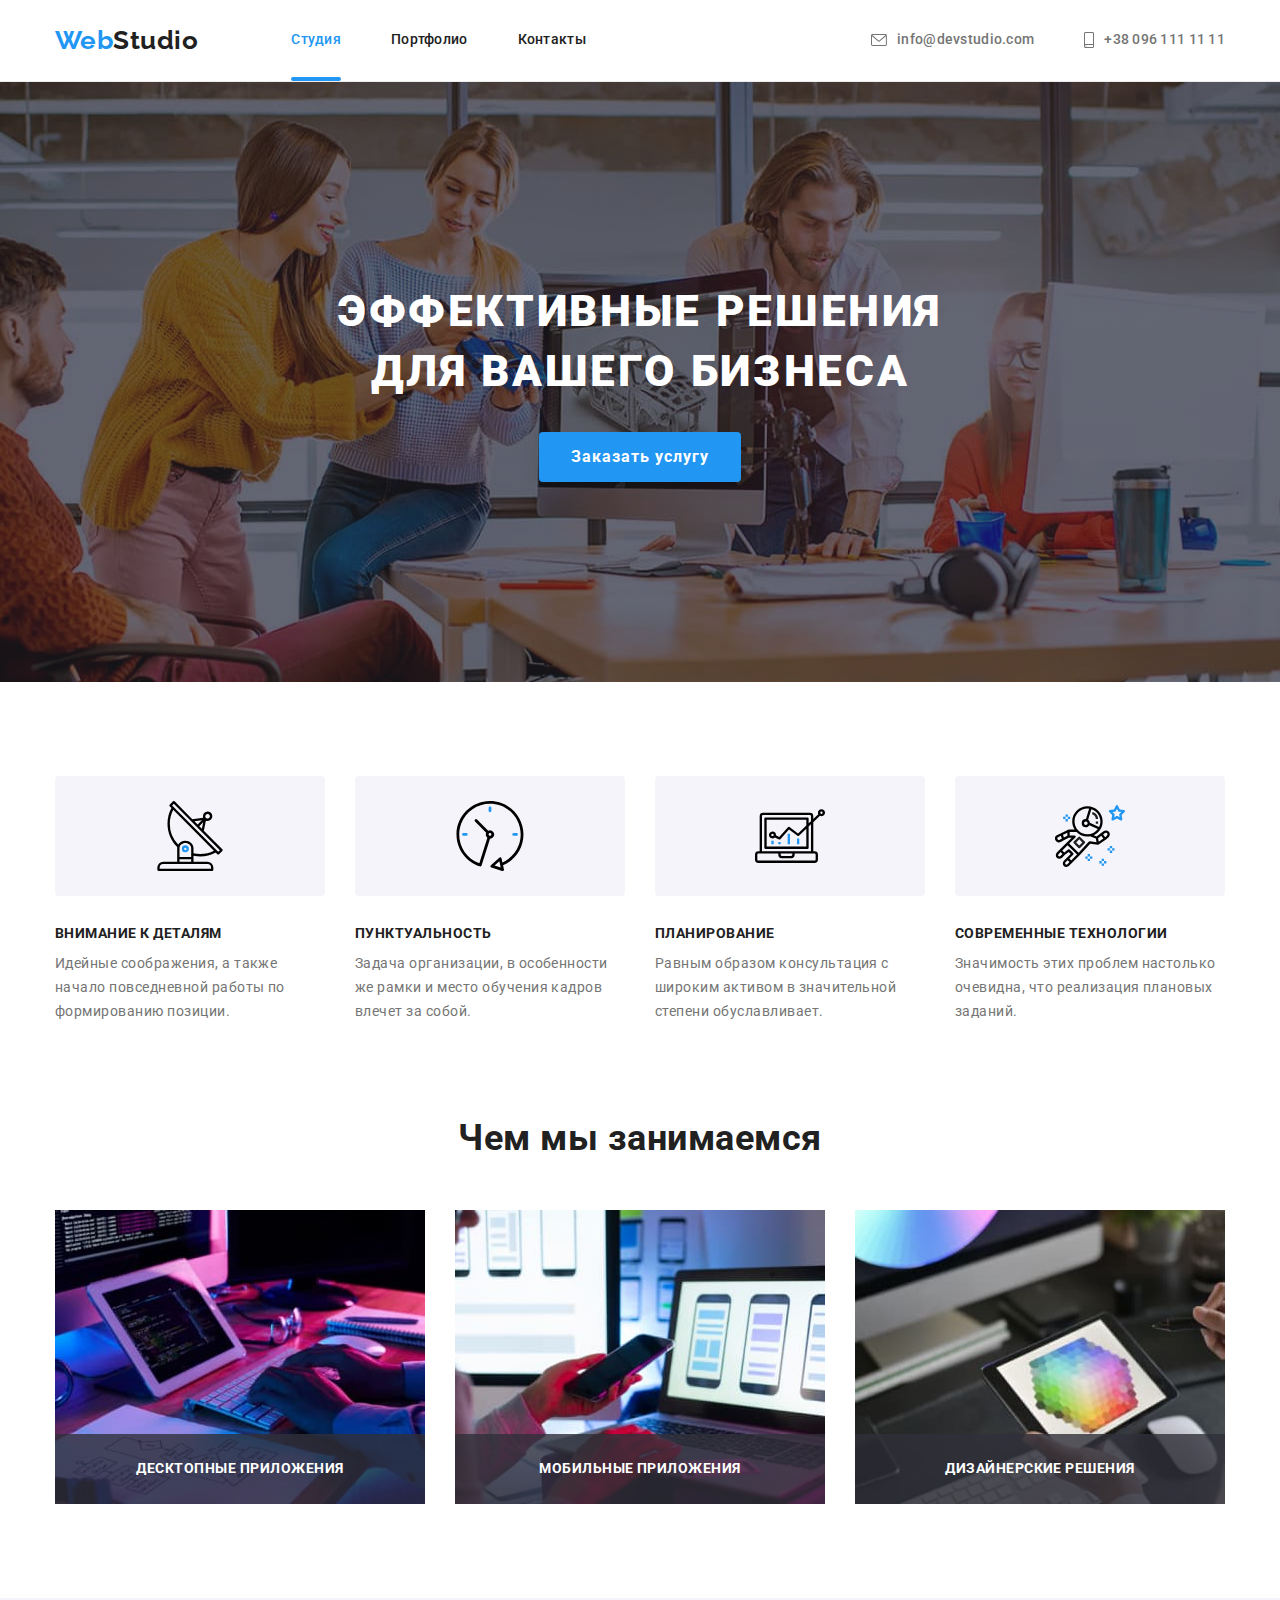
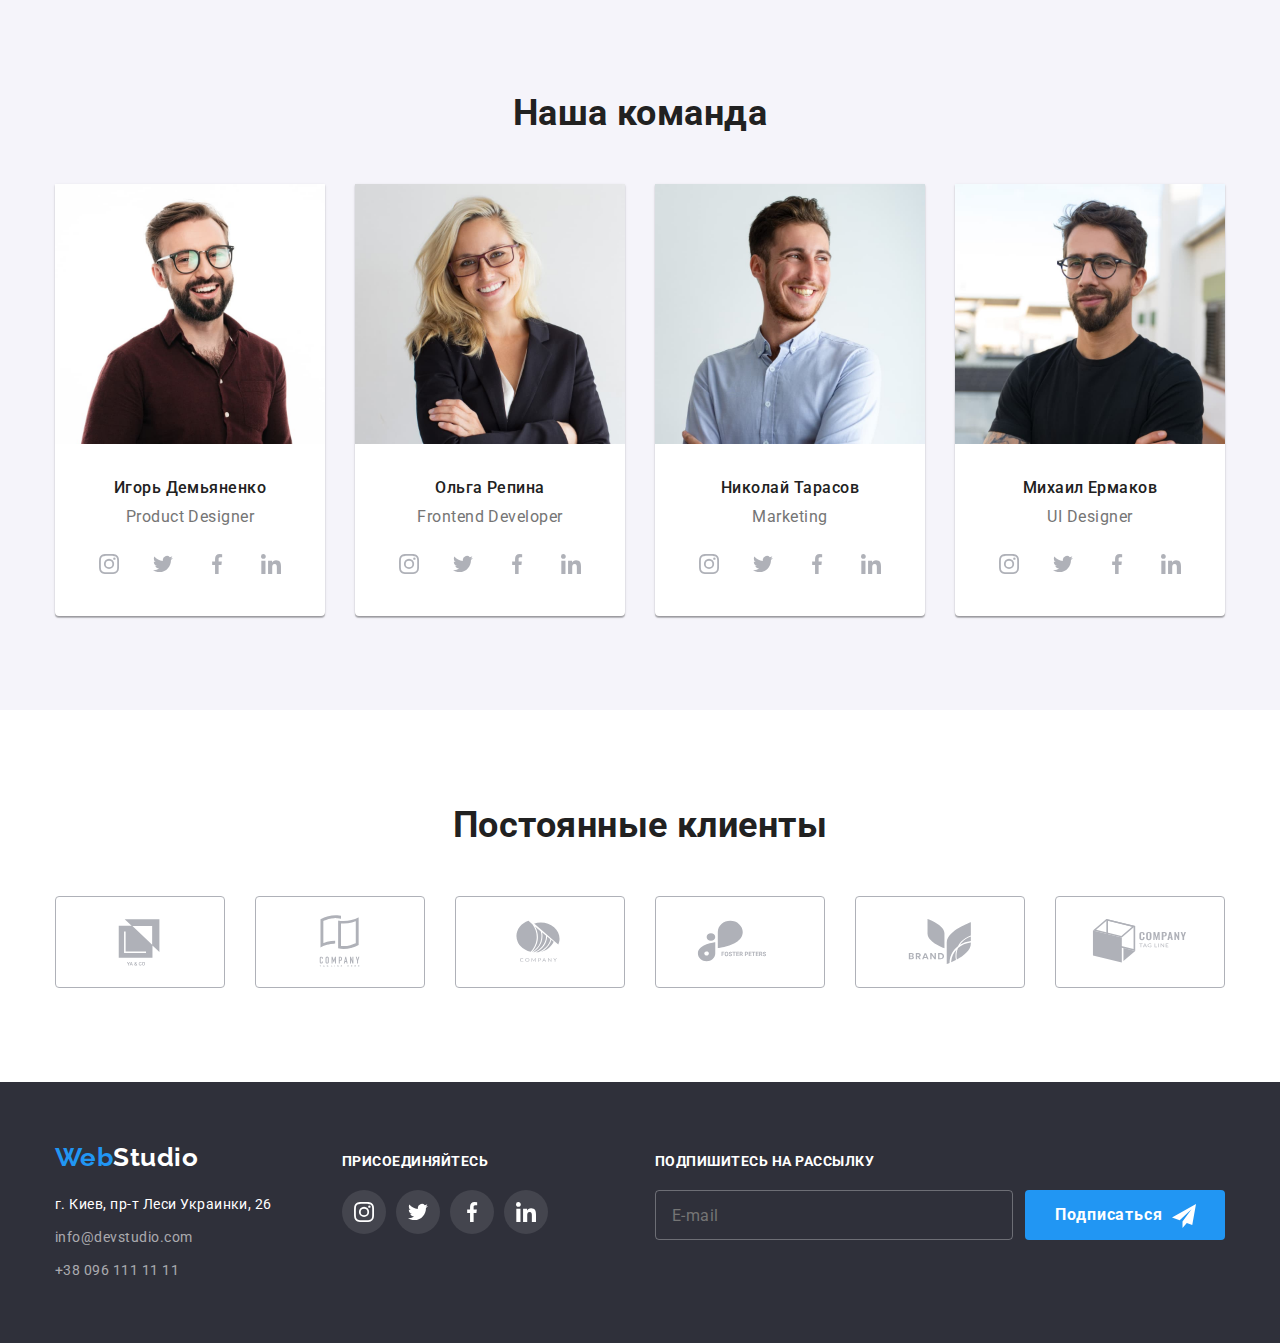
<file: index.html>
<!DOCTYPE html>
<html lang="ru">
    
<head>
    <meta charset="UTF-8">
    <meta http-equiv="X-UA-Compatible" content="IE=edge">
    <meta name="viewport" content="width=device-width, initial-scale=1.0">
    <title>WebStudio</title>
    <link rel="preconnect" href="https://fonts.googleapis.com">
    <link rel="preconnect" href="https://fonts.gstatic.com" crossorigin>
    <link
        href="https://fonts.googleapis.com/css2?family=Raleway:wght@700&family=Roboto:wght@400;500;700;900&display=swap"
        rel="stylesheet">
    <link rel="stylesheet" href="https://cdnjs.cloudflare.com/ajax/libs/modern-normalize/1.1.0/modern-normalize.min.css"
        integrity="sha512-wpPYUAdjBVSE4KJnH1VR1HeZfpl1ub8YT/NKx4PuQ5NmX2tKuGu6U/JRp5y+Y8XG2tV+wKQpNHVUX03MfMFn9Q=="
        crossorigin="anonymous" referrerpolicy="no-referrer" />
    <link rel="stylesheet" href="https://cdnjs.cloudflare.com/ajax/libs/modern-normalize/1.1.0/modern-normalize.min.css">
    <link rel="stylesheet" href="./css/main.min.css">
</head>

<body>
    <!--Шапка сайта-->
    <header class="page-header">
        <div class="container page-header__container">
            <nav class="main-nav">
                <a href="./index.html" class="logo">Web<span class="main-nav__studio--dark">Studio</span></a>
                <ul class="site-nav">
                    <li class="site-nav__item"><a href="./index.html" class="site-nav__link--current">Студия</a></li>
                    <li class="site-nav__item"><a href="./portfolio.html" class="site-nav__link ">Портфолио</a></li>
                    <li class="site-nav__item"><a href="" class="site-nav__link">Контакты</a></li>
                </ul>
            </nav>
            <nav class="auth-nav">
                <ul class="auth-list">
                    <li class="auth-list__item"><a href="mailto:info@devstudio.com" class="auth-list__link-email"><svg class="auth-list__icon" width="16" height="12"><use href="./images/icon.svg#icon-envelope"></use></svg>info@devstudio.com</a>
                    </li>
                    <li class="auth-list__item"><a href="tel:+380961111111" class="auth-list__link-phone"><svg class="auth-list__icon" width="10" height="16"><use href="./images/icon.svg#icon-smartphone"></use></svg>+38 096 111 11 11</a>
                    </li>
                </ul>
            </nav>
        </div>
    </header>

    <main>
        <!--Основное-->
        <section class="hero">
            <div class="container">
            <h1 class="hero__title">Эффективные решения <br> для вашего бизнеса</h1>
            <button type="button" class="hero__button" data-modal-open>Заказать услугу</button>
            </div>
        </section>

        <!--Преимущества-->
        <section class="benefit-section">            
            <div class="container">
                <h2 class="benefit-section__title--hidden">Наши преимущества</h2>
                <ul class="benefit-list">
                    <li class="benefit-list__item">
                        <div class="benefit-list__icon">
                        <svg class="benefit-list__symbol" width="70" height="70">
                            <use href="./images/icon.svg#icon-antenna"></use>
                        </svg></div>
                        <h3 class="benefit-list__title">Внимание к деталям</h3>
                        <p class="benefit-list__description">Идейные соображения, а также начало повседневной работы по
                            формированию позиции.</p>
                    </li>
                    <li class="benefit-list__item">
                        <div class="benefit-list__icon">
                        <svg class="benefit-list__symbol" width="70" height="70">
                            <use href="./images/icon.svg#icon-clock"></use>
                        </svg></div>
                        <h3 class="benefit-list__title">Пунктуальность</h3>
                        <p class="benefit-list__description">Задача организации, в особенности же рамки и место обучения кадров
                            влечет за собой.</p>
                    </li>
                    <li class="benefit-list__item">
                        <div class="benefit-list__icon">
                        <svg class="benefit-list__symbol" width="70" height="70">
                            <use href="./images/icon.svg#icon-diagram"></use>
                        </svg></div>
                        <h3 class="benefit-list__title">Планирование</h3>
                        <p class="benefit-list__description">Равным образом консультация с широким активом в значительной степени
                            обуславливает.</p>
                    </li>
                    <li class="benefit-list__item">
                        <div class="benefit-list__icon">
                        <svg class="benefit-list__symbol" width="70" height="70">
                            <use href="./images/icon.svg#icon-astronaut"></use>
                        </svg></div>
                        <h3 class="benefit-list__title">Современные технологии</h3>
                        <p class="benefit-list__description">Значимость этих проблем настолько очевидна, что реализация плановых
                            заданий.</p>
                    </li>
                </ul>
            </div>
        </section>

        <!--Виды работ-->
        <section class="work-section">
            <div class="container">
                <h2 class="work-section__title">Чем мы занимаемся</h2>
                <ul class="work-list">
                    <li class="work-list__item"><div class="work-list__box"><img class="work-list__image" src="./images/whatdo1.jpg" alt="ДЕСКТОПНЫЕ ПРИЛОЖЕНИЯ" width="370"><div class="work-list__overlay"><p class="work-list__overlay-text">ДЕСКТОПНЫЕ ПРИЛОЖЕНИЯ</p></div></div></li>
                    <li class="work-list__item"><div class="work-list__box"><img class="work-list__image" src="./images/whatdo2.jpg" alt="МОБИЛЬНЫЕ ПРИЛОЖЕНИЯ" width="370"><div class="work-list__overlay"><p class="work-list__overlay-text">МОБИЛЬНЫЕ ПРИЛОЖЕНИЯ</p></div></div></li>
                    <li class="work-list__item"><div class="work-list__box"><img class="work-list__image" src="./images/whatdo3.jpg" alt="ДИЗАЙНЕРСКИЕ РЕШЕНИЯ" width="370"><div class="work-list__overlay"><p class="work-list__overlay-text">ДИЗАЙНЕРСКИЕ РЕШЕНИЯ</p></div></div></li>
                </ul>
            </div>
        </section>

        <!--Наша команда-->
        <section class="team-section">
            <div class="container">
                <h2 class="team-section__title">Наша команда</h2>
                <ul class="team-list">
                    <li class="team-list__item">
                        <img src="./images/team1.jpg" alt="Игорь Демьяненко" width="270">
                        <div class="team-card">
                            <h3 class="team-card__title">Игорь Демьяненко</h3>
                            <p lang="en" class="team-card__position">Product Designer</p>
                            <div class="social-box">
                                <a href="" class="social-box__link"><svg class="social-box__icon" width="20" height="20">
                                    <use href="./images/icon.svg#icon-instagram"></use>
                                </svg></a>
                                <a href="" class="social-box__link"><svg class="social-box__icon" width="20" height="20">
                                    <use href="./images/icon.svg#icon-twitter"></use>
                                </svg></a>
                                <a href="" class="social-box__link"><svg class="social-box__icon" width="20" height="20">
                                    <use href="./images/icon.svg#icon-facebook"></use>
                                </svg></a>
                                <a href="" class="social-box__link"><svg class="social-box__icon" width="20" height="20">
                                    <use href="./images/icon.svg#icon-linkedin"></use>
                                </svg></a>
                            </div>
                        </div>
                    </li>
                    <li class="team-list__item">
                        <img src="./images/team2.jpg" alt="Ольга Репина" width="270">
                        <div class="team-card">
                            <h3 class="team-card__title">Ольга Репина</h3>
                            <p lang="en" class="team-card__position">Frontend Developer</p>
                            <div class="social-box">
                                <a href="" class="social-box__link"><svg class="social-box__icon" width="20" height="20">
                                        <use href="./images/icon.svg#icon-instagram"></use>
                                    </svg></a>
                                <a href="" class="social-box__link"><svg class="social-box__icon" width="20" height="20">
                                        <use href="./images/icon.svg#icon-twitter"></use>
                                    </svg></a>
                                <a href="" class="social-box__link"><svg class="social-box__icon" width="20" height="20">
                                        <use href="./images/icon.svg#icon-facebook"></use>
                                    </svg></a>
                                <a href="" class="social-box__link"><svg class="social-box__icon" width="20" height="20">
                                        <use href="./images/icon.svg#icon-linkedin"></use>
                                    </svg></a>
                            </div>
                        </div>
                    </li>
                    <li class="team-list__item">
                        <img src="./images/team3.jpg" alt="Николай Тарасов" width="270">
                        <div class="team-card">
                            <h3 class="team-card__title">Николай Тарасов</h3>
                            <p lang="en" class="team-card__position">Marketing</p>
                            <div class="social-box">
                                <a href="" class="social-box__link"><svg class="social-box__icon" width="20" height="20">
                                        <use href="./images/icon.svg#icon-instagram"></use>
                                    </svg></a>
                                <a href="" class="social-box__link"><svg class="social-box__icon" width="20" height="20">
                                        <use href="./images/icon.svg#icon-twitter"></use>
                                    </svg></a>
                                <a href="" class="social-box__link"><svg class="social-box__icon" width="20" height="20">
                                        <use href="./images/icon.svg#icon-facebook"></use>
                                    </svg></a>
                                <a href="" class="social-box__link"><svg class="social-box__icon" width="20" height="20">
                                        <use href="./images/icon.svg#icon-linkedin"></use>
                                    </svg></a>
                            </div>
                        </div>
                    </li>
                    <li class="team-list__item">
                        <img src="./images/team4.jpg" alt="Михаил Ермаков" width="270">
                        <div class="team-card">
                            <h3 class="team-card__title">Михаил Ермаков</h3>
                            <p lang="en" class="team-card__position">UI Designer</p>
                            <div class="social-box">
                                <a href="" class="social-box__link"><svg class="social-box__icon" width="20" height="20">
                                        <use href="./images/icon.svg#icon-instagram"></use>
                                    </svg></a>
                                <a href="" class="social-box__link"><svg class="social-box__icon" width="20" height="20">
                                        <use href="./images/icon.svg#icon-twitter"></use>
                                    </svg></a>
                                <a href="" class="social-box__link"><svg class="social-box__icon" width="20" height="20">
                                        <use href="./images/icon.svg#icon-facebook"></use>
                                    </svg></a>
                                <a href="" class="social-box__link"><svg class="social-box__icon" width="20" height="20">
                                        <use href="./images/icon.svg#icon-linkedin"></use>
                                    </svg></a>
                            </div>
                        </div>
                    </li>
                </ul>
            </div>
        </section>
    </main>

    <!-- Постоянные клиенты -->
    <section class="clients-section">        
        <div class="container">
            <h2 class="clients-section__title">Постоянные клиенты</h2>
            <div class="clients-card">
            <a href="" class="clients-card__link"><svg class="clients-card__icon" width="106" height="60">
                        <use href="./images/icon.svg#icon-client1"></use></svg></a>
                <a href="" class="clients-card__link"><svg class="clients-card__icon" width="106" height="60">
                        <use href="./images/icon.svg#icon-client2"></use></svg></a>
                <a href="" class="clients-card__link"><svg class="clients-card__icon" width="106" height="60">
                        <use href="./images/icon.svg#icon-client3"></use></svg></a>
                <a href="" class="clients-card__link"><svg class="clients-card__icon" width="106" height="60"><use href="./images/icon.svg#icon-client4"></use></svg> </a>        
                <a href="" class="clients-card__link"><svg class="clients-card__icon" width="106" height="60">
                        <use href="./images/icon.svg#icon-client5"></use></svg></a>
                <a href="" class="clients-card__link"><svg class="clients-card__icon" width="106" height="60">
                        <use href="./images/icon.svg#icon-client6"></use></svg></a>
            </div>
        </div>
    </section>

    <!--Футер-->
    <footer class="footer">
        <div class="container footer__container">
            <div class="address-part">
            <a href="./index.html" class="logo">Web<span class="address-part__studio-light">Studio</span></a>
            <address class="address-part__address">
                <ul class="footer-list">
                    <li class="footer-list__item"><a href="" class="footer-list__address-link">г. Киев, пр-т Леси Украинки, 26</a></li>
                    <li class="footer-list__item"><a href="mailto:info@devstudio.com" class="footer-list__link">info@devstudio.com</a></li>
                    <li class="footer-list__item"><a href="tel:+380961111111" class="footer-list__link">+38 096 111 11 11</a></li>
                </ul>
            </address>
            </div>
        
            <div class="social-part">
            <p class="social-part__name">ПРИСОЕДИНЯЙТЕСЬ</p>
            <div class="footer-box">
                <a href="" class="footer-box__link"><svg class="footer-box__icon" width="20" height="20">
                        <use href="./images/icon.svg#icon-instagram"></use>
                    </svg></a>
                <a href="" class="footer-box__link"><svg class="footer-box__icon" width="20" height="20">
                        <use href="./images/icon.svg#icon-twitter"></use>
                    </svg></a>
                <a href="" class="footer-box__link"><svg class="footer-box__icon" width="20" height="20">
                        <use href="./images/icon.svg#icon-facebook"></use>
                    </svg></a>
                <a href="" class="footer-box__link"><svg class="footer-box__icon" width="20" height="20">
                        <use href="./images/icon.svg#icon-linkedin"></use>
                    </svg></a>
            </div>
            </div>
        
            <div class="email-part">
            <p class="email-part__name">ПОДПИШИТЕСЬ НА РАССЫЛКУ</p>
            <div class="email-box">
                <form class="email-box__form">
                    <label for="email" class="email-box__label"></label>                      
                    <input type="email" name="email" placeholder="E-mail" id="email" class="email-box__field"/>                     
                    <button type="submit" class="email-box__button">
                    Подписаться
                    <svg class="email-box__icon" width="24" height="24">
                        <use href="./images/icon.svg#icon-send"></use>
                    </svg>
                    </button>
                </form>
            </div>
            </div>            
        </div>
    </footer>

<!-- Модальное окно -->
    <div class="backdrop is-hidden" data-modal>
        <div class="modal">
            <button type="button" class="modal__close-button" data-modal-close><svg class="modal__icon-close" width="18" height="18"><use href="./images/icon.svg#icon-close-black"></use></svg></button>
            <div>
            <form class="modal-form">
                <p class="modal-form__title">Оставьте свои данные, мы вам перезвоним</p>
                <div class="modal-form__field">
                <label for="user-name" class="modal-form__modal-label">Имя</label>
                <input type="text" name="name" id="user-name" class="modal-form__modal-input"/>
                <svg class="modal-form__icon-name" width="18" height="18"><use href="./images/icon.svg#icon-name"></use></svg>                
                </div>

                <div class="modal-form__field">
                <label for="user-tel" class="modal-form__modal-label">Телефон</label>
                <input type="tel" name="tel" id="user-tel" class="modal-form__modal-input"/>                
                <svg class="modal-form__icon-phone" width="18" height="18"><use href="./images/icon.svg#icon-phone"></use></svg>                
                </div>
                
                <div class="modal-form__field">
                <label for="user-email" class="modal-form__modal-label">Почта</label>
                <input type="email" name="email" id="user-email" class="modal-form__modal-input"/>                
                <svg class="modal-form__icon-email" width="18" height="18"><use href="./images/icon.svg#icon-email"></use></svg>                
                </div>
                
                <div class="modal-form__field-comment">
                <label for="comment" class="modal-form__modal-label">Комментарий</label>                                 
                    <textarea class="modal-form__comment" name="comment" id="comment" placeholder="Введите текст"></textarea>     
                </div>

                <div class="modal-form__field-policy">
                <label class="modal-form__label-policy">                
                <input class="modal-form__checkbox--hidden" type="checkbox" name="policy"/>
                <svg class="modal-form__icon-check" width="16" height="15">
                <use href="./images/icon.svg#icon-check"></use>
                </svg>
                <span class="modal-form__policy-text">Соглашаюсь с рассылкой и принимаю</span>
                <a href="" class="modal-form__policy-link">Условия договора</a>
                </label>
                <button type="submit" class="modal-form__submit-button">Отправить</button>
                </div>
                </form>
                </div>          
            </div>
        </div>
    <script src="./js/modal.js"></script>

</body>

</html>
</file>
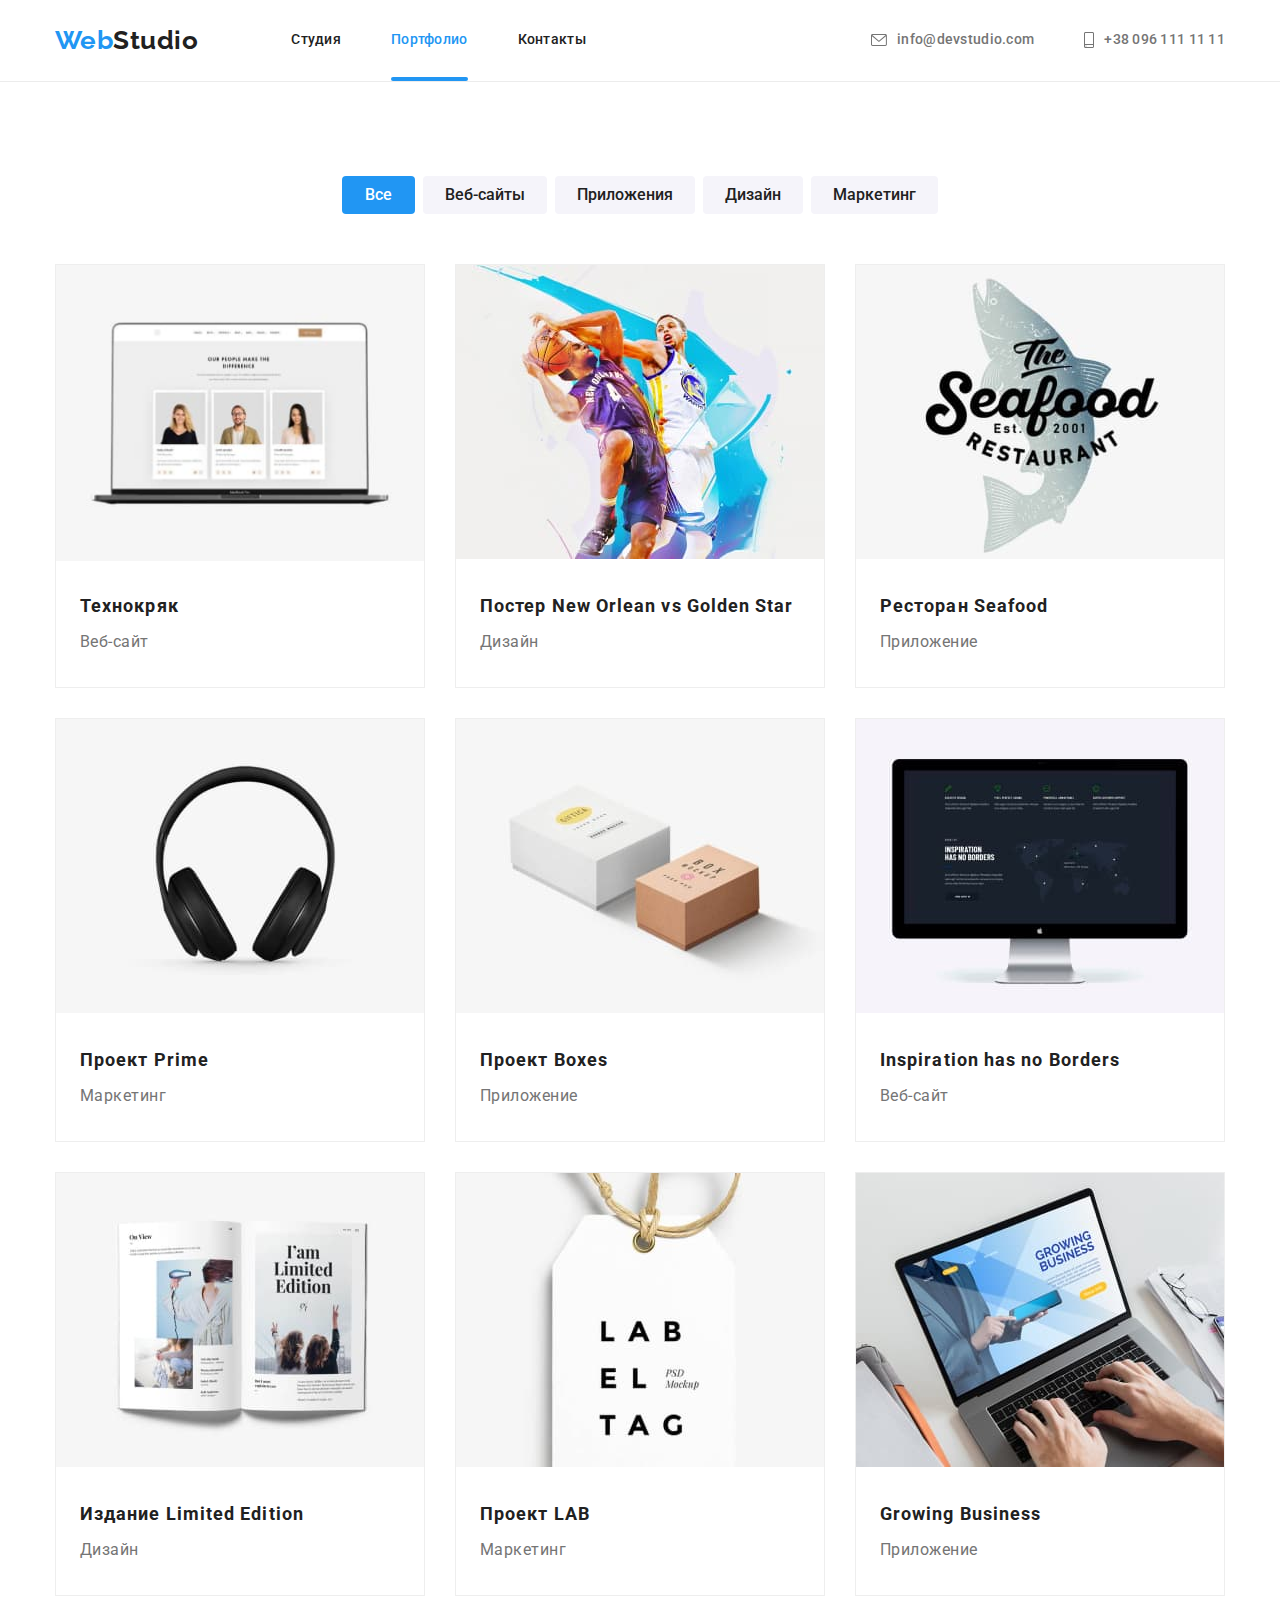
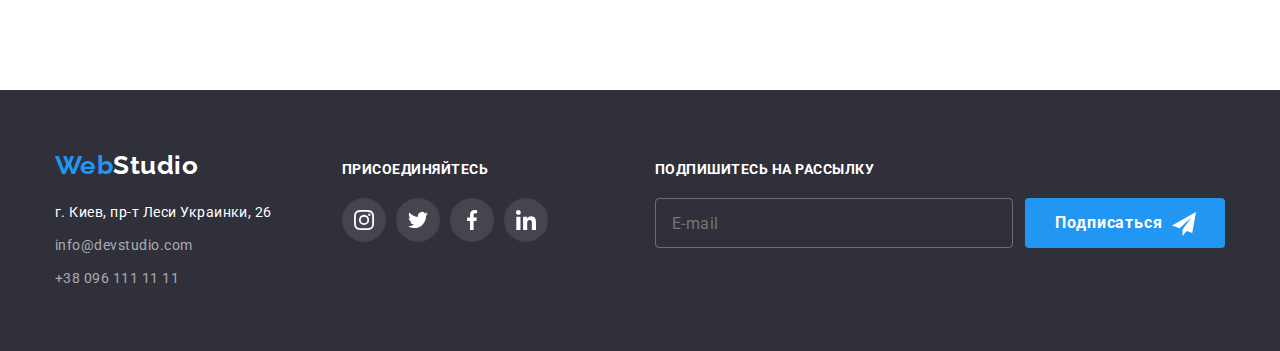
<file: portfolio.html>
<!DOCTYPE html>
<html lang="ru">

<head>
    <meta charset="UTF-8">
    <meta http-equiv="X-UA-Compatible" content="IE=edge">
    <meta name="viewport" content="width=device-width, initial-scale=1.0">
    <title>Портфолио</title>
    <link rel="preconnect" href="https://fonts.googleapis.com">
    <link rel="preconnect" href="https://fonts.gstatic.com" crossorigin>
    <link
        href="https://fonts.googleapis.com/css2?family=Raleway:wght@700&family=Roboto:wght@400;500;700;900&display=swap"
        rel="stylesheet">
    <link rel="stylesheet" href="https://cdnjs.cloudflare.com/ajax/libs/modern-normalize/1.1.0/modern-normalize.min.css"
        integrity="sha512-wpPYUAdjBVSE4KJnH1VR1HeZfpl1ub8YT/NKx4PuQ5NmX2tKuGu6U/JRp5y+Y8XG2tV+wKQpNHVUX03MfMFn9Q=="
        crossorigin="anonymous" referrerpolicy="no-referrer" />
    <link rel="stylesheet" href="https://cdnjs.cloudflare.com/ajax/libs/modern-normalize/1.1.0/modern-normalize.min.css">
    <link rel="stylesheet" href="./css/main.min.css">
</head>

<body>
    <!--Шапка сайта-->
    <header class="page-header">
        <div class="container page-header__container">
            <nav class="main-nav">
                <a href="./index.html" class="logo">Web<span class="main-nav__studio--dark">Studio</span></a>
                <ul class="site-nav">
                    <li class="site-nav__item"><a href="./index.html" class="site-nav__link">Студия</a></li>
                    <li class="site-nav__item"><a href="./portfolio.html" class="site-nav__link--current">Портфолио</a></li>
                    <li class="site-nav__item"><a href="" class="site-nav__link">Контакты</a></li>
                </ul>
            </nav>
            <nav class="auth-nav">
                <ul class="auth-list">
                    <li class="auth-list__item"><a href="mailto:info@devstudio.com" class="auth-list__link-email"><svg
                                class="auth-list__icon" width="16" height="12">
                                <use href="./images/icon.svg#icon-envelope"></use>
                            </svg>info@devstudio.com</a>
                    </li>
                    <li class="auth-list__item"><a href="tel:+380961111111" class="auth-list__link-phone"><svg
                                class="auth-list__icon" width="10" height="16">
                                <use href="./images/icon.svg#icon-smartphone"></use>
                            </svg>+38 096 111 11 11</a>
                    </li>
                </ul>
            </nav>
        </div>
    </header>

    <main>
        <section class="hero-portfolio">       
            <div class="container">
            <h1 class="hero-portfolio__title--hidden">Наши работы</h1>
            <!--Фильтры-->
            <ul class="portfolio-nav">
                <li class="portfolio-nav__item"><button type="button" class="portfolio-nav__button--current">Все</button></li>
                <li class="portfolio-nav__item"><button type="button" class="portfolio-nav__button">Веб-сайты</button></li>
                <li class="portfolio-nav__item"><button type="button" class="portfolio-nav__button">Приложения</button></li>
                <li class="portfolio-nav__item"><button type="button" class="portfolio-nav__button">Дизайн</button></li>
                <li class="portfolio-nav__item"><button type="button" class="portfolio-nav__button">Маркетинг</button></li>
            </ul>
           
            <!--Наши работы-->
            <ul class="portfolio-list">
                <li class="portfolio-list__item">                    
                    <a href="" target="_blank" class="portfolio-list__link">
                        <div class="portfolio-thumb">
                        <img class="portfolio-thumb__image" src="./images/foto1.jpg" alt="Технокряк" width="370">
                        <div class="portfolio-list__image-overlay">
                            <p class="portfolio-list__text-overlay">Технокряк это современная площадка распространения коронавируса. Компании используют эту платформу для цифрового шпионажа и атак на защищенные сервера конкурентов.</p>
                        </div>
                        </div>
                        <div class="portfolio-box">
                        <h2 class="portfolio-box__item-title">Технокряк</h2>
                        <p class="portfolio-box__item-type">Веб-сайт</p>
                        </div>
                    </a>
                </li>
                <li class="portfolio-list__item">
                    <a href="" target="_blank" class="portfolio-list__link">
                        <div class="portfolio-thumb">
                        <img src="./images/foto2.jpg" alt="Постер New Orlean vs Golden Star" width="370">
                        <div class="portfolio-list__image-overlay">
                            <p class="portfolio-list__text-overlay">Технокряк это современная площадка распространения коронавируса. Компании используют эту платформу для цифрового шпионажа и атак на защищенные сервера конкурентов.</p>
                        </div>
                        </div>
                        <div class="portfolio-box">
                        <h2 class="portfolio-box__item-title">Постер New Orlean vs Golden Star</h2>
                        <p class="portfolio-box__item-type">Дизайн</p>
                        </div>
                    </a>
                </li>
                <li class="portfolio-list__item">
                    <a href="" target="_blank" class="portfolio-list__link">
                        <div class="portfolio-thumb">
                        <img src="./images/foto3.jpg" alt="Ресторан Seafood" width="370">
                        <div class="portfolio-list__image-overlay">
                            <p class="portfolio-list__text-overlay">Технокряк это современная площадка распространения коронавируса. Компании используют эту платформу для цифрового шпионажа и атак на защищенные сервера конкурентов.</p>
                        </div>
                        </div>
                        <div class="portfolio-box">
                        <h2 class="portfolio-box__item-title">Ресторан Seafood</h2>
                        <p class="portfolio-box__item-type">Приложение</p>
                        </div>
                    </a>
                </li>
                <li class="portfolio-list__item">
                    <a href="" target="_blank" class="portfolio-list__link">
                        <div class="portfolio-thumb">
                        <img src="./images/foto4.jpg" alt="Проект Prime" width="370">
                        <div class="portfolio-list__image-overlay">
                            <p class="portfolio-list__text-overlay">Технокряк это современная площадка распространения коронавируса. Компании используют эту платформу для цифрового шпионажа и атак на защищенные сервера конкурентов.</p>
                        </div>
                        </div>
                        <div class="portfolio-box">
                        <h2 class="portfolio-box__item-title">Проект Prime</h2>
                        <p class="portfolio-box__item-type">Маркетинг</p>
                        </div>
                    </a>
                </li>
                <li class="portfolio-list__item">
                    <a href="" target="_blank" class="portfolio-list__link">
                        <div class="portfolio-thumb">
                        <img src="./images/foto5.jpg" alt="Проект Boxes" width="370">
                        <div class="portfolio-list__image-overlay">
                            <p class="portfolio-list__text-overlay">Технокряк это современная площадка распространения коронавируса. Компании используют эту платформу для цифрового шпионажа и атак на защищенные сервера конкурентов.</p>
                        </div>
                        </div>
                        <div class="portfolio-box">
                        <h2 class="portfolio-box__item-title">Проект Boxes</h2>
                        <p class="portfolio-box__item-type">Приложение</p>
                        </div>
                    </a>
                </li>
                <li class="portfolio-list__item">
                    <a href="" target="_blank" class="portfolio-list__link">
                        <div class="portfolio-thumb">
                        <img src="./images/foto6.jpg" alt="Inspiration has no Borders" width="370">
                        <div class="portfolio-list__image-overlay">
                            <p class="portfolio-list__text-overlay">Технокряк это современная площадка распространения коронавируса. Компании используют эту платформу для цифрового шпионажа и атак на защищенные сервера конкурентов.</p>
                        </div>
                        </div>
                        <div class="portfolio-box">
                        <h2 lang="en" class="portfolio-box__item-title">Inspiration has no Borders</h2>
                        <p class="portfolio-box__item-type">Веб-сайт</p>
                        </div>
                    </a>
                </li>
                <li class="portfolio-list__item">
                    <a href="" target="_blank" class="portfolio-list__link">
                        <div class="portfolio-thumb">
                        <img src="./images/foto7.jpg" alt="Издание Limited Edition" width="370">
                        <div class="portfolio-list__image-overlay">
                            <p class="portfolio-list__text-overlay">Технокряк это современная площадка распространения коронавируса. Компании используют эту платформу для цифрового шпионажа и атак на защищенные сервера конкурентов.</p>
                        </div>
                        </div>
                        <div class="portfolio-box">
                        <h2 class="portfolio-box__item-title">Издание Limited Edition</h2>
                        <p class="portfolio-box__item-type">Дизайн</p>
                        </div>
                    </a>
                </li>
                <li class="portfolio-list__item">
                    <a href="" target="_blank" class="portfolio-list__link">
                        <div class="portfolio-thumb">
                        <img src="./images/foto8.jpg" alt="Проект LAB" width="370">
                        <div class="portfolio-list__image-overlay">
                            <p class="portfolio-list__text-overlay">Технокряк это современная площадка распространения коронавируса. Компании используют эту платформу для цифрового шпионажа и атак на защищенные сервера конкурентов.</p>
                        </div>
                        </div>
                        <div class="portfolio-box">
                        <h2 class="portfolio-box__item-title">Проект LAB</h2>
                        <p class="portfolio-box__item-type">Маркетинг</p>
                        </div>
                    </a>
                </li>
                <li class="portfolio-list__item">
                    <a href="" target="_blank" class="portfolio-list__link">
                        <div class="portfolio-thumb">
                        <img src="./images/foto9.jpg" alt="Growing Business" width="370">
                        <div class="portfolio-list__image-overlay">
                            <p class="portfolio-list__text-overlay">Технокряк это современная площадка распространения коронавируса. Компании используют эту платформу для цифрового шпионажа и атак на защищенные сервера конкурентов.</p>
                        </div>
                        </div>
                        <div class="portfolio-box">
                        <h2 lang="en" class="portfolio-box__item-title">Growing Business</h2>
                        <p class="portfolio-box__item-type">Приложение</p>
                        </div>
                    </a>
                </li>
            </ul>
            </div>
        </section>
    </main>

        <!--Футер-->
        <footer class="footer">
            <div class="container footer__container">
                <div class="address-part">
                    <a href="./index.html" class="logo">Web<span class="address-part__studio-light">Studio</span></a>
                    <address class="address-part__address">
                        <ul class="footer-list">
                            <li class="footer-list__item"><a href="" class="footer-list__address-link">г. Киев, пр-т Леси
                                    Украинки, 26</a></li>
                            <li class="footer-list__item"><a href="mailto:info@devstudio.com"
                                    class="footer-list__link">info@devstudio.com</a></li>
                            <li class="footer-list__item"><a href="tel:+380961111111" class="footer-list__link">+38 096 111 11
                                    11</a></li>
                        </ul>
                    </address>
                </div>
        
                <div class="social-part">
                    <p class="social-part__name">ПРИСОЕДИНЯЙТЕСЬ</p>
                    <div class="footer-box">
                        <a href="" class="footer-box__link"><svg class="footer-box__icon" width="20" height="20">
                                <use href="./images/icon.svg#icon-instagram"></use>
                            </svg></a>
                        <a href="" class="footer-box__link"><svg class="footer-box__icon" width="20" height="20">
                                <use href="./images/icon.svg#icon-twitter"></use>
                            </svg></a>
                        <a href="" class="footer-box__link"><svg class="footer-box__icon" width="20" height="20">
                                <use href="./images/icon.svg#icon-facebook"></use>
                            </svg></a>
                        <a href="" class="footer-box__link"><svg class="footer-box__icon" width="20" height="20">
                                <use href="./images/icon.svg#icon-linkedin"></use>
                            </svg></a>
                    </div>
                </div>
        
                <div class="email-part">
                    <p class="email-part__name">ПОДПИШИТЕСЬ НА РАССЫЛКУ</p>
                    <div class="email-box">
                        <form class="email-box__form">
                            <label for="email" class="email-box__label"></label>
                            <input type="email" name="email" placeholder="E-mail" id="email" class="email-box__field" />
                            <button type="submit" class="email-box__button">
                                Подписаться
                                <svg class="email-box__icon" width="24" height="24">
                                    <use href="./images/icon.svg#icon-send"></use>
                                </svg>
                            </button>
                        </form>
                    </div>
                </div>
            </div>
        </footer>

</body>

</html>
</file>
<file: css/main.min.css>
body{background-color:#fff;color:#212121;font-family:Roboto,sans-serif;letter-spacing:.03em}ul{list-style:none;margin:0;padding:0}a{text-decoration:none}.container{width:1200px;padding-left:15px;padding-right:15px;margin-left:auto;margin-right:auto}.page-header{border-bottom:1px solid #ececec}.page-header__container{display:-webkit-box;display:-ms-flexbox;display:flex}.main-nav{display:-webkit-box;display:-ms-flexbox;display:flex;-webkit-box-align:center;-ms-flex-align:center;align-items:center}.main-nav__studio--dark{color:#212121;padding-top:25px;padding-bottom:25px}.logo{color:#2196f3;font-family:Raleway,sans-serif;font-weight:700;font-size:26px;line-height:1.19;text-decoration:none;padding-top:25px;padding-bottom:25px}.site-nav{padding:0;margin:0;list-style:none;display:-webkit-box;display:-ms-flexbox;display:flex;margin-left:93px}.site-nav__item:not(:last-child){margin-right:50px}.site-nav__link{color:#212121;-webkit-transition:color 250ms cubic-bezier(0.4, 0, 0.2, 1);transition:color 250ms cubic-bezier(0.4, 0, 0.2, 1)}.site-nav__link--current::after{content:"";position:absolute;left:0;bottom:-1px;display:block;width:100%;height:4px;border-radius:2px;background-color:#2196f3}.site-nav__link--current{position:relative}.site-nav__link:focus,.site-nav__link:hover,.site-nav__link--current{color:#2196f3}.site-nav__link,.site-nav__link--current{display:block;letter-spacing:.02em;font-weight:500;font-size:14px;line-height:1.14;text-decoration:none;padding-top:32px;padding-bottom:32px}.auth-nav{margin-left:auto;display:-webkit-box;display:-ms-flexbox;display:flex;-webkit-box-align:center;-ms-flex-align:center;align-items:center}.auth-list{padding:0;margin:0;list-style:none;display:-webkit-box;display:-ms-flexbox;display:flex}.auth-list__link-email:hover,.auth-list__link-phone:hover,.auth-list__link-email:focus,.auth-list__link-phone:focus{color:#2196f3}.auth-list__link-email,.auth-list__link-phone{letter-spacing:.02em;font-weight:500;font-size:14px;line-height:1.14;text-decoration:none;padding-top:32px;padding-bottom:32px;display:-webkit-box;display:-ms-flexbox;display:flex;-webkit-box-align:center;-ms-flex-align:center;align-items:center;color:#757575;-webkit-transition:color 250ms cubic-bezier(0.4, 0, 0.2, 1);transition:color 250ms cubic-bezier(0.4, 0, 0.2, 1)}.auth-list__item+.auth-list__item{margin-left:50px}.auth-list__icon{fill:currentColor;margin-right:10px}.hero{background-color:#2f303a;text-align:center;max-width:1600px;margin-left:auto;margin-right:auto;padding-top:200px;padding-bottom:200px;background-image:-webkit-gradient(linear, left top, left bottom, from(rgba(47, 48, 58, 0.4)), to(rgba(47, 48, 58, 0.4))),url("../images/heroimg.jpg");background-image:linear-gradient(rgba(47, 48, 58, 0.4), rgba(47, 48, 58, 0.4)),url("../images/heroimg.jpg");background-repeat:no-repeat;background-position:center;background-size:cover}.hero__title{margin-top:0;margin-bottom:30px;color:#fff;letter-spacing:.06em;font-weight:900;font-size:44px;line-height:1.36;text-transform:uppercase}.hero__button{background-color:#2196f3;color:#fff;letter-spacing:.06em;font-family:inherit;font-weight:700;font-size:16px;line-height:1.88;cursor:pointer;border-radius:4px;padding:10px 32px;min-width:200px;text-align:center;border:none;-webkit-box-shadow:0 4px 4px rgba(0,0,0,.15);box-shadow:0 4px 4px rgba(0,0,0,.15)}.benefit-section{padding-top:94px;padding-bottom:94px}.benefit-section__title--hidden{position:absolute;clip:rect(0 0 0 0);width:1px;height:1px;margin:-1px;margin-top:0;margin-bottom:50px;color:#212121;font-weight:700;font-size:36px;line-height:1.17;text-align:center}.benefit-list{padding:0;margin:0;list-style:none;display:-webkit-box;display:-ms-flexbox;display:flex;-ms-flex-wrap:wrap;flex-wrap:wrap}.benefit-list__icon{display:-webkit-box;display:-ms-flexbox;display:flex;-webkit-box-pack:center;-ms-flex-pack:center;justify-content:center;-webkit-box-align:center;-ms-flex-align:center;align-items:center;width:270px;height:120px;background-color:#f5f4fa;border-radius:4px;color:#212121}.benefit-list__item{margin-right:30px;width:270px}.benefit-list__item:last-child{margin-right:0}.benefit-list__title{margin-top:30px;margin-bottom:10px;color:#212121;font-weight:700;font-size:14px;line-height:1.14;text-transform:uppercase}.benefit-list__description{margin-top:0;margin-bottom:0;color:#757575;font-size:14px;line-height:1.71}.work-section{padding-top:0;padding-bottom:94px}.work-section__title{margin-top:0;margin-bottom:50px;color:#212121;font-weight:700;font-size:36px;line-height:1.17;text-align:center}.work-list{padding:0;margin:0;list-style:none;display:-webkit-box;display:-ms-flexbox;display:flex;-ms-flex-wrap:wrap;flex-wrap:wrap}.work-list__item{margin-right:30px;width:370px}.work-list__item:last-child{margin-right:0}.work-list__image{display:block}.work-list__box{position:relative;width:370px}.work-list__overlay{position:absolute;width:100%;height:70px;bottom:0;left:0;background-color:rgba(47,48,58,.8)}.work-list__overlay-text{font-size:14px;font-weight:700;padding:27px 0;margin:0;line-height:1.14;text-transform:uppercase;text-align:center;color:#fff}.team-section{background-color:#f5f4fa;padding-bottom:94px;padding-top:94px}.team-section__title{margin-top:0;margin-bottom:50px;color:#212121;font-weight:700;font-size:36px;line-height:1.17;text-align:center}.team-list{padding:0;margin:0;list-style:none;display:-webkit-box;display:-ms-flexbox;display:flex}.team-list__item{margin-right:30px;width:270px;background-color:#fff;border-radius:0px 0px 4px 4px;-webkit-box-shadow:0px 1px 3px rgba(0,0,0,.12),0px 1px 1px rgba(0,0,0,.14),0px 2px 1px rgba(0,0,0,.2);box-shadow:0px 1px 3px rgba(0,0,0,.12),0px 1px 1px rgba(0,0,0,.14),0px 2px 1px rgba(0,0,0,.2)}.team-list__item:nth-child(4n){margin-right:0}.team-card{padding:30px 0}.team-card__title{margin-top:0;margin-bottom:10px;color:#212121;font-weight:500}.team-card__position{margin:0;margin-bottom:16px;color:#757575;font-weight:400}.team-card__title,.team-card__position{font-size:16px;line-height:1.19;text-align:center}.social-box{display:-webkit-box;display:-ms-flexbox;display:flex;-webkit-box-pack:center;-ms-flex-pack:center;justify-content:center;-webkit-box-align:center;-ms-flex-align:center;align-items:center}.social-box__link{width:44px;height:44px;background-color:#fff;border-radius:50%;display:-webkit-box;display:-ms-flexbox;display:flex;-webkit-box-align:center;-ms-flex-align:center;align-items:center;-webkit-box-pack:center;-ms-flex-pack:center;justify-content:center;margin-right:10px;-webkit-transition:background-color 250ms cubic-bezier(0.4, 0, 0.2, 1);transition:background-color 250ms cubic-bezier(0.4, 0, 0.2, 1)}.social-box__link:last-child{margin-right:0}.social-box__icon{fill:#afb1b8;-webkit-transition:fill 250ms cubic-bezier(0.4, 0, 0.2, 1);transition:fill 250ms cubic-bezier(0.4, 0, 0.2, 1)}.social-box__link:hover,.social-box__:focus{background-color:#2196f3}.social-box__link:hover .social-box__icon,.social-box__link:focus .social-box__icon{fill:#fff}.clients-section{padding-top:94px;padding-bottom:94px}.clients-section__title{margin-top:0;margin-bottom:50px;color:#212121;font-weight:700;font-size:36px;line-height:1.17;text-align:center}.clients-card{display:-webkit-box;display:-ms-flexbox;display:flex;-webkit-box-align:center;-ms-flex-align:center;align-items:center}.clients-card__link{width:170px;height:92px;background-color:#fff;border-radius:4px;border:1px;border-color:#afb1b8;border-style:solid;margin-right:30px;display:-webkit-box;display:-ms-flexbox;display:flex;-webkit-box-align:center;-ms-flex-align:center;align-items:center;-webkit-box-pack:center;-ms-flex-pack:center;justify-content:center;-webkit-transition:border-color 250ms cubic-bezier(0.4, 0, 0.2, 1);transition:border-color 250ms cubic-bezier(0.4, 0, 0.2, 1)}.clients-card__link:last-child{margin-right:0}.clients-card__icon{fill:#afb1b8;-webkit-transition:fill 250ms cubic-bezier(0.4, 0, 0.2, 1);transition:fill 250ms cubic-bezier(0.4, 0, 0.2, 1)}.clients-card__link:hover,.clients-card__link:focus{border-color:#2196f3}.clients-card__link:hover .clients-card__icon{fill:#2196f3}.footer{padding:60px 0;background-color:#2f303a}.footer__container{display:-webkit-box;display:-ms-flexbox;display:flex}.address-part,.social-part{display:block}.address-part__studio-light{text-decoration:none;color:#fff;font-weight:700;font-size:26px;line-height:1.19}.address-part__address{font-style:normal;margin-top:20px}.footer-list{padding:0;margin:0;list-style:none}.footer-list__item:not(:last-child){margin-bottom:9px}.footer-list__address-link{color:#fff}.footer-list__link{color:rgba(255,255,255,.6);-webkit-transition:color 250ms cubic-bezier(0.4, 0, 0.2, 1);transition:color 250ms cubic-bezier(0.4, 0, 0.2, 1)}.footer-list__address-link,.footer-list__link{text-decoration:none;font-weight:400;font-size:14px;line-height:1.71}.footer-list__link:hover,.footer-list__link:focus{color:#2196f3}.social-part{margin-left:70px;margin-top:12px}.social-part__name{color:#fff;text-decoration:none;font-weight:700;font-size:14px;line-height:1.14;margin-bottom:20px;margin-top:0}.footer-box{display:-webkit-box;display:-ms-flexbox;display:flex;width:100%}.footer-box__link{width:44px;height:44px;background-color:rgba(255,255,255,.1);border-radius:50%;display:-webkit-box;display:-ms-flexbox;display:flex;-webkit-box-align:center;-ms-flex-align:center;align-items:center;-webkit-box-pack:center;-ms-flex-pack:center;justify-content:center;margin-right:10px;-webkit-transition:background-color 250ms cubic-bezier(0.4, 0, 0.2, 1);transition:background-color 250ms cubic-bezier(0.4, 0, 0.2, 1)}.footer-box__link:not(:last-child){margin-right:10px}.footer-box__link:hover,.footer-box__link:focus{background-color:#2196f3}.footer-box__icon{fill:#fff}.email-part{margin-left:auto;margin-top:12px}.email-part__name{color:#fff;text-decoration:none;font-weight:700;font-size:14px;line-height:1.14;margin-bottom:20px;margin-top:0}.email-box{display:-webkit-box;display:-ms-flexbox;display:flex;width:100%}.email-box__form{display:-webkit-box;display:-ms-flexbox;display:flex}.email-box__field{font-size:16px;line-height:1.25;letter-spacing:.03em;color:rgba(255,255,255,.6);border:1px solid rgba(255,255,255,.3);border-radius:4px;background:transparent;padding:15px 0 15px 16px;width:358px;height:50px;margin-right:12px}.email-box__button{color:#fff;background-color:#2196f3;border:#2196f3;letter-spacing:.06em;font-family:inherit;font-weight:700;font-size:16px;line-height:1.88;text-align:center;cursor:pointer;border-radius:4px;padding:10px 28px 10px 29px;min-width:200px;height:50px;position:relative;display:block}.email-box__icon{fill:#fff;vertical-align:middle;margin-left:4px}.backdrop{position:fixed;top:0;left:0;width:100%;height:100%;border-radius:4px;background-color:rgba(0,0,0,.2);opacity:1;-webkit-transition:opacity 250ms cubic-bezier(0.4, 0, 0.2, 1),-webkit-transform 250ms cubic-bezier(0.4, 0, 0.2, 1);transition:opacity 250ms cubic-bezier(0.4, 0, 0.2, 1),-webkit-transform 250ms cubic-bezier(0.4, 0, 0.2, 1);transition:transform 250ms cubic-bezier(0.4, 0, 0.2, 1),opacity 250ms cubic-bezier(0.4, 0, 0.2, 1);transition:transform 250ms cubic-bezier(0.4, 0, 0.2, 1),opacity 250ms cubic-bezier(0.4, 0, 0.2, 1),-webkit-transform 250ms cubic-bezier(0.4, 0, 0.2, 1)}.backdrop.is-hidden{opacity:0;pointer-events:none;visibility:hidden}.modal{position:absolute;top:50%;left:50%;min-width:528px;min-height:581px;-webkit-transform:translate(-50%, -50%) scale(0.9);transform:translate(-50%, -50%) scale(0.9);background-color:#fff;-webkit-box-shadow:0px 1px 3px rgba(0,0,0,.12),0px 1px 1px rgba(0,0,0,.14),0px 2px 1px rgba(0,0,0,.2);box-shadow:0px 1px 3px rgba(0,0,0,.12),0px 1px 1px rgba(0,0,0,.14),0px 2px 1px rgba(0,0,0,.2);border-radius:4px}.modal__close-button{position:absolute;bottom:93%;left:93%;display:-webkit-box;display:-ms-flexbox;display:flex;-webkit-box-pack:center;-ms-flex-pack:center;justify-content:center;-webkit-box-align:center;-ms-flex-align:center;align-items:center;width:30px;height:30px;background-color:#fff;border:1px solid rgba(0,0,0,.1);border-radius:50%;cursor:pointer}.modal__icon-close{fill:#212121}.modal__icon-close:hover,.modal__icon-close:focus{fill:#2196f3}.modal-form{width:528px;margin-left:auto;margin-right:auto;padding:40px}.modal-form__title{font-weight:700;font-size:20px;line-height:1.17;letter-spacing:.03em;text-align:center}.modal-form__field{position:relative;margin-bottom:10px}.modal-form__field-comment{position:relative;margin-bottom:20px}.modal-form__modal-label{font-size:12px;line-height:1.17;letter-spacing:.01em;color:#757575}.modal-form__modal-input{font-size:14px;line-height:1.14;letter-spacing:.01em;width:100%;padding-top:14px;padding-bottom:14px;padding-left:42px;border:1px solid rgba(33,33,33,.2);border-radius:4px;-webkit-transition:border-color 250ms cubic-bezier(0.4, 0, 0.2, 1);transition:border-color 250ms cubic-bezier(0.4, 0, 0.2, 1)}.modal-form__icon-name,.modal-form__icon-phone,.modal-form__icon-email{position:absolute;top:32px;left:15px;width:18px;height:18px;margin-right:12px;fill:#212121}.modal-form__modal-input:focus-within{border-color:#2196f3;outline:none}.modal-form__field:focus-within .modal-form__icon-name,.modal-form__field:focus-within .modal-form__icon-phone,.modal-form__field:focus-within .modal-form__icon-email{fill:#2196f3}.modal-form__comment{font-size:12px;padding:12px 16px;border:1px solid rgba(33,33,33,.2);border-radius:4px;width:100%;height:138px;resize:none}.modal-form__comment:focus{border-color:#2196f3;outline:none}.modal-form__field-policy{display:block;margin:0 auto}.modal-form__label-policy{display:-webkit-box;display:-ms-flexbox;display:flex;-webkit-box-pack:center;-ms-flex-pack:center;justify-content:center}.modal-form__icon-check{display:inline-block;vertical-align:middle;border:2px solid #212121;border-radius:2px;fill:#fff;margin-right:7px;margin-top:4px}.modal-form__checkbox--hidden{position:absolute;clip:rect(0 0 0 0);width:1px;height:1px;margin:-1px}.modal-form__checkbox--hidden:checked+.modal-form__icon-check{fill:#2196f3;border:#2196f3}.modal-form__policy-text{font-size:14px;line-height:1.71;letter-spacing:.03em;color:#757575;margin-right:5px}.modal-form__policy-link{font-size:14px;line-height:1.71;letter-spacing:.03em;color:#2196f3;font-family:inherit}.modal-form__submit-button{color:#fff;background-color:#2196f3;font-weight:700;font-size:16px;line-height:1.88;letter-spacing:.06em;font-family:inherit;cursor:pointer;border-radius:4px;padding:10px 55px;min-width:200px;text-align:center;border:none;display:block;margin:0 auto;margin-top:30px;-webkit-box-shadow:0 4px 4px rgba(0,0,0,.15);box-shadow:0 4px 4px rgba(0,0,0,.15)}.modal-form__submit-button:hover,.modal-form__submit-button:focus{background-color:#188ce8}.hero-portfolio{padding-top:94px;padding-bottom:94px}.hero-portfolio__title--hidden{margin-top:0;margin-bottom:50px;color:#212121;font-weight:700;font-size:36px;line-height:1.17;text-align:center;position:absolute;clip:rect(0 0 0 0);width:1px;height:1px;margin:-1px}.portfolio-nav{display:-webkit-box;display:-ms-flexbox;display:flex;-webkit-box-pack:center;-ms-flex-pack:center;justify-content:center;margin-bottom:50px}.portfolio-nav__item:not(:last-child){margin-right:8px}.portfolio-nav__button,.portfolio-nav__button--current{background-color:#f5f4fa;color:#212121;font-family:inherit;font-weight:500;font-size:16px;line-height:1.63;cursor:pointer;border-radius:4px;padding:6px 22px;min-width:73px;text-align:center;border:none;-webkit-transition:background 250ms cubic-bezier(0.4, 0, 0.2, 1);transition:background 250ms cubic-bezier(0.4, 0, 0.2, 1);-webkit-transition:color 250ms cubic-bezier(0.4, 0, 0.2, 1);transition:color 250ms cubic-bezier(0.4, 0, 0.2, 1)}.portfolio-nav__button:hover,.portfolio-nav__button:focus,.portfolio-nav__button--current{background:#2196f3;color:#fff;-webkit-box-shadow:0px 3px 1px var(--button-first-color),0px 1px 2px var(--button-second-color),0px 2px 2px var(--button-third-color);box-shadow:0px 3px 1px var(--button-first-color),0px 1px 2px var(--button-second-color),0px 2px 2px var(--button-third-color)}.portfolio-list{display:-webkit-box;display:-ms-flexbox;display:flex;-ms-flex-wrap:wrap;flex-wrap:wrap}.portfolio-list__link{display:block;border:1px solid #eee;-webkit-transition:-webkit-box-shadow 250ms cubic-bezier(0.4, 0, 0.2, 1);transition:-webkit-box-shadow 250ms cubic-bezier(0.4, 0, 0.2, 1);transition:box-shadow 250ms cubic-bezier(0.4, 0, 0.2, 1);transition:box-shadow 250ms cubic-bezier(0.4, 0, 0.2, 1), -webkit-box-shadow 250ms cubic-bezier(0.4, 0, 0.2, 1);text-decoration:none}.portfolio-list__link:hover{-webkit-box-shadow:1px 4px 6px rgba(0,0,0,.16),0 4px 4px rgba(0,0,0,.06),0 1px 1px rgba(0,0,0,.12);box-shadow:1px 4px 6px rgba(0,0,0,.16),0 4px 4px rgba(0,0,0,.06),0 1px 1px rgba(0,0,0,.12)}.portfolio-list__item{margin-top:0;margin-bottom:30px;margin-right:30px;width:370px}.portfolio-list__item:nth-child(3n){margin-right:0}.portfolio-list__item:nth-last-child(-n+3){margin-bottom:0}.portfolio-list__image-overlay{position:absolute;width:100%;height:100%;bottom:0;left:0;background-color:#2196f3;-webkit-transform:translateY(100%);transform:translateY(100%);-webkit-transition:-webkit-transform 250ms cubic-bezier(0.4, 0, 0.2, 1);transition:-webkit-transform 250ms cubic-bezier(0.4, 0, 0.2, 1);transition:transform 250ms cubic-bezier(0.4, 0, 0.2, 1);transition:transform 250ms cubic-bezier(0.4, 0, 0.2, 1), -webkit-transform 250ms cubic-bezier(0.4, 0, 0.2, 1)}.portfolio-list__text-overlay{font-size:18px;line-height:1.6;letter-spacing:.03em;color:#fff;padding:63px 24px}.portfolio-list__link:hover .portfolio-list__image-overlay{-webkit-transform:translateY(0);transform:translateY(0)}.portfolio-thumb{position:relative;overflow:hidden;height:296px;width:100%}.portfolio-thumb__image{-o-object-fit:cover;object-fit:cover}.portfolio-thumb>.portfolio-thumb__image{display:block;height:100%;width:100%}.portfolio-box{padding:20px 24px}.portfolio-box__item-title{font-size:18px;font-weight:700;color:#212121;letter-spacing:.06em;margin-bottom:4px}.portfolio-box__item-type{font-size:16px;font-weight:400;color:#757575;letter-spacing:.03em}/*# sourceMappingURL=main.min.css.map */
</file>
